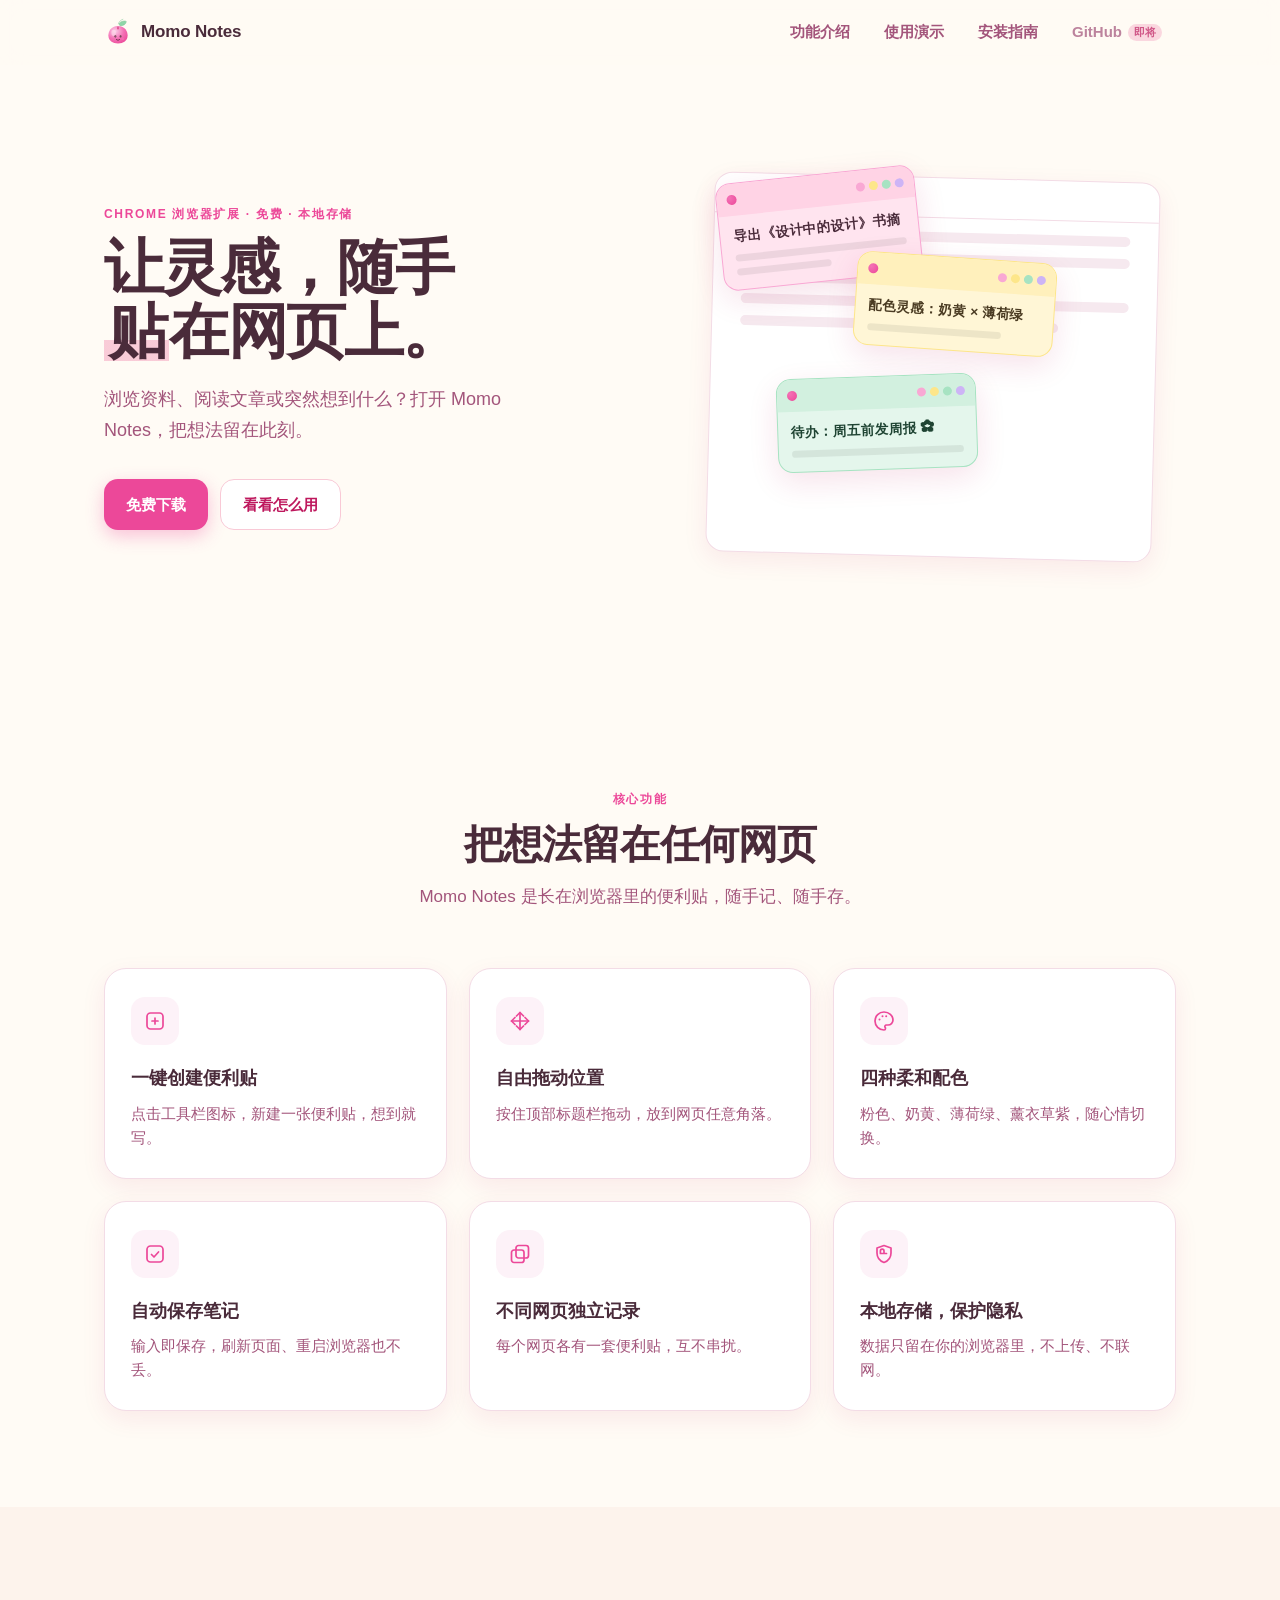
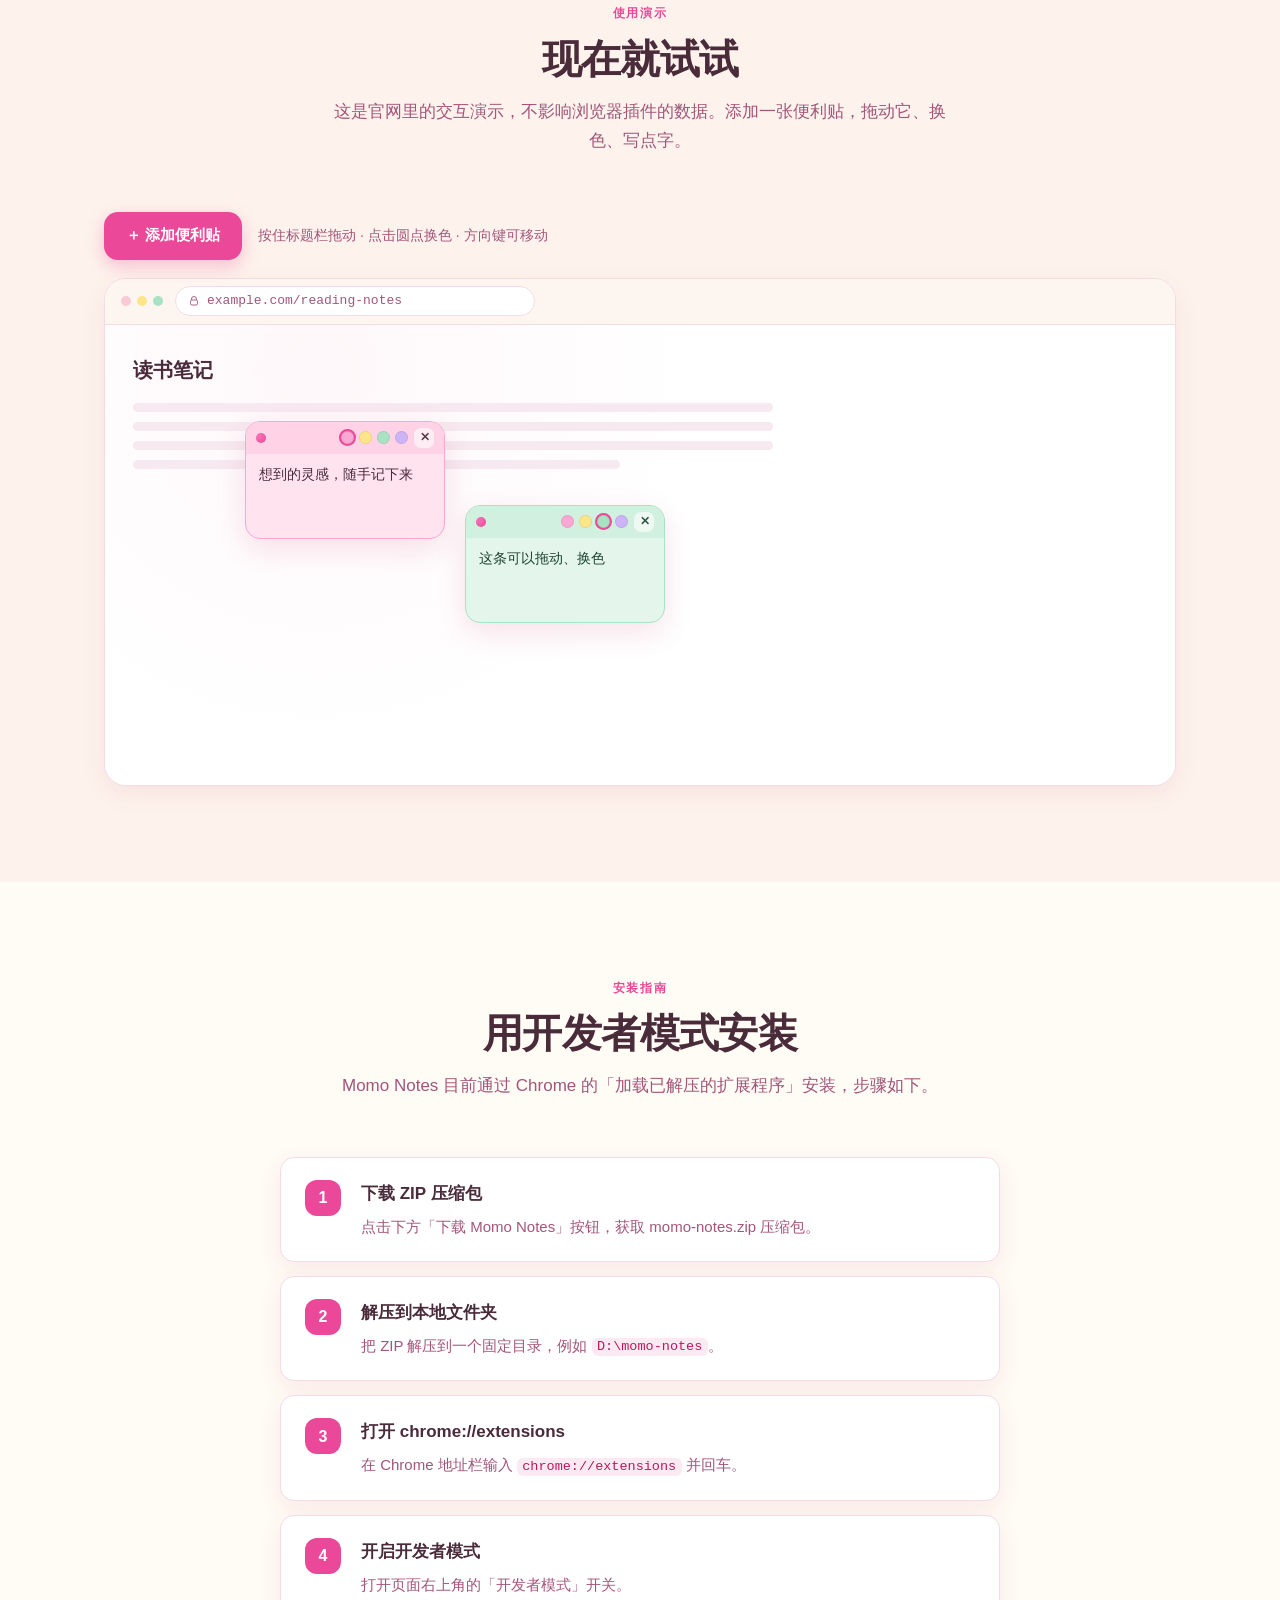
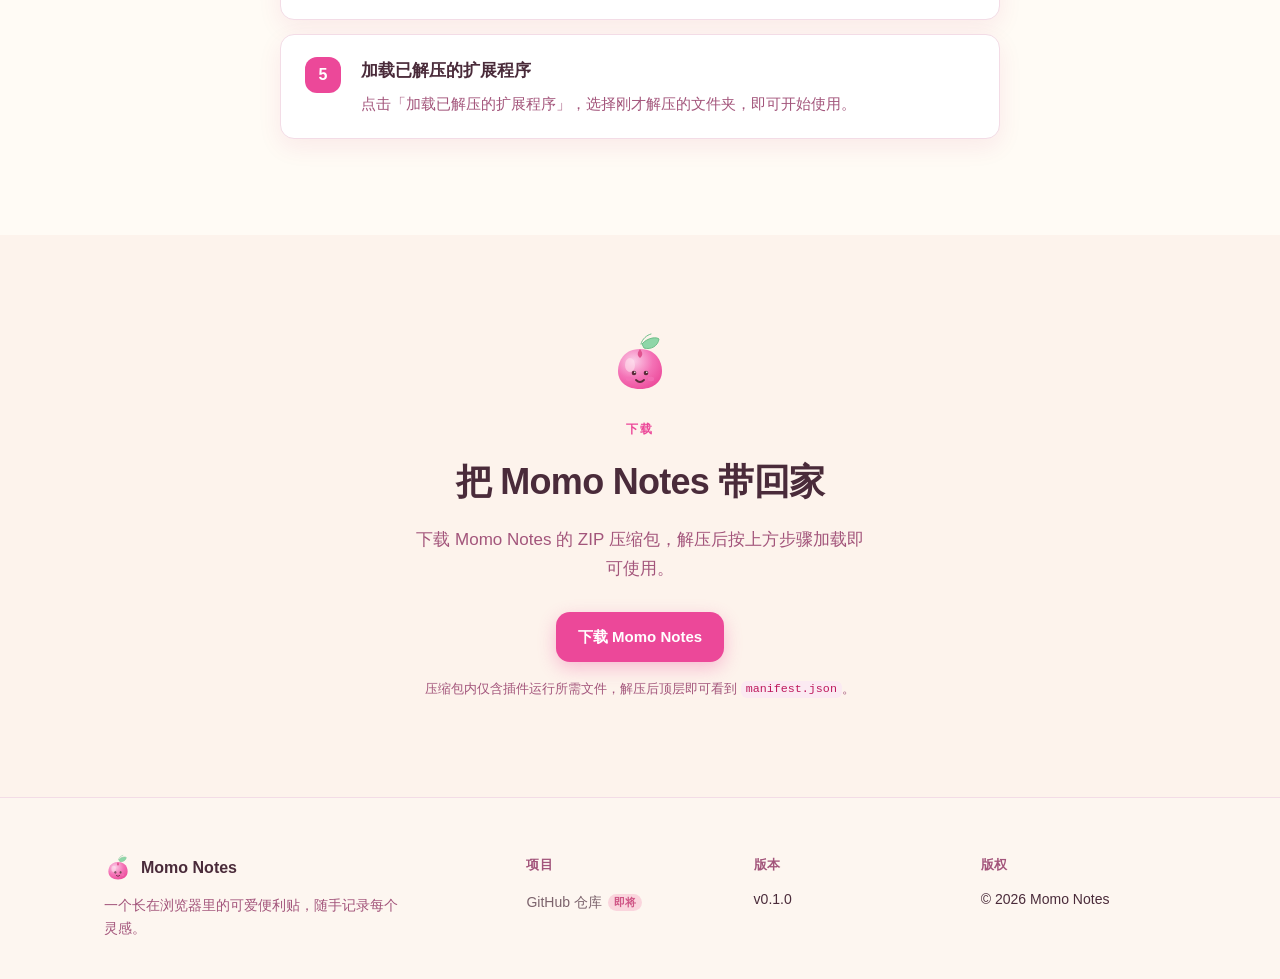
<file: docs/index.html>
<!DOCTYPE html>
<html lang="zh-CN">
<head>
  <meta charset="UTF-8">
  <meta name="viewport" content="width=device-width, initial-scale=1">
  <title>Momo Notes｜桃桃便利贴 — 把灵感留在网页上</title>
  <meta name="description" content="Momo Notes 是一款 Chrome 浏览器扩展，让你在任意网页上创建、拖动并保存可爱的便利贴，随手记录灵感。">
  <meta name="theme-color" content="#FFFBF5">
  <link rel="icon" href="assets/mascot.svg" type="image/svg+xml">
  <link rel="stylesheet" href="css/style.css">
</head>
<body>
  <a class="skip-link" href="#main">跳到主要内容</a>

  <header class="nav" id="top">
    <div class="nav__inner">
      <a class="brand" href="#top" aria-label="Momo Notes 首页">
        <img src="assets/mascot.svg" alt="" width="28" height="28">
        <span class="brand__name" translate="no">Momo Notes</span>
      </a>

      <button class="nav-toggle" type="button" aria-expanded="false" aria-controls="nav-menu" aria-label="打开菜单">
        <span class="nav-toggle__bar" aria-hidden="true"></span>
        <span class="nav-toggle__bar" aria-hidden="true"></span>
        <span class="nav-toggle__bar" aria-hidden="true"></span>
      </button>

      <nav class="nav-menu" id="nav-menu" aria-label="主导航">
        <a class="nav-menu__link" href="#features">功能介绍</a>
        <a class="nav-menu__link" href="#demo">使用演示</a>
        <a class="nav-menu__link" href="#install">安装指南</a>
        <span class="nav-menu__link nav-menu__link--soon" aria-disabled="true" title="GitHub 仓库地址即将公开">GitHub<span class="soon-tag">即将</span></span>
      </nav>
    </div>
  </header>

  <main id="main">

    <!-- 首屏 Hero -->
    <section class="hero">
      <div class="hero__inner">
        <div class="hero__copy">
          <p class="eyebrow">Chrome 浏览器扩展 · 免费 · 本地存储</p>
          <h1 class="hero__title">让灵感，随手<span class="hl">贴</span>在网页上。</h1>
          <p class="hero__sub">浏览资料、阅读文章或突然想到什么？打开 Momo Notes，把想法留在此刻。</p>
          <div class="hero__actions">
            <a class="btn btn--primary" href="downloads/momo-notes.zip" download>免费下载</a>
            <a class="btn btn--ghost" href="#demo">看看怎么用</a>
          </div>
        </div>

        <div class="hero__visual" aria-hidden="true">
          <div class="hero__page">
            <div class="hero__page-bar"><i></i><i></i><i></i></div>
            <span class="hero__page-line"></span>
            <span class="hero__page-line"></span>
            <span class="hero__page-line hero__page-line--short"></span>
            <span class="hero__page-line"></span>
            <span class="hero__page-line hero__page-line--mid"></span>
          </div>

          <div class="hero-note" style="--x: 6%;  --y: 8%;  --rot: -6deg;">
            <div class="note note--pink">
              <div class="note__header"><span class="note__grip"></span><span class="note__dots"><i></i><i></i><i></i><i></i></span></div>
              <div class="note__body"><p>导出《设计中的设计》书摘</p><span class="note__line"></span><span class="note__line note__line--short"></span></div>
            </div>
          </div>

          <div class="hero-note" style="--x: 34%; --y: 26%; --rot: 4deg;">
            <div class="note note--yellow">
              <div class="note__header"><span class="note__grip"></span><span class="note__dots"><i></i><i></i><i></i><i></i></span></div>
              <div class="note__body"><p>配色灵感：奶黄 × 薄荷绿</p><span class="note__line note__line--mid"></span></div>
            </div>
          </div>

          <div class="hero-note" style="--x: 18%; --y: 52%; --rot: -2deg;">
            <div class="note note--mint">
              <div class="note__header"><span class="note__grip"></span><span class="note__dots"><i></i><i></i><i></i><i></i></span></div>
              <div class="note__body"><p>待办：周五前发周报 ✿</p><span class="note__line"></span></div>
            </div>
          </div>
        </div>
      </div>
    </section>

    <!-- 核心功能 -->
    <section class="section" id="features">
      <div class="container">
        <div class="section__head reveal">
          <p class="eyebrow">核心功能</p>
          <h2 class="section__title">把想法留在任何网页</h2>
          <p class="section__sub">Momo Notes 是长在浏览器里的便利贴，随手记、随手存。</p>
        </div>

        <ul class="features">
          <li class="feature reveal">
            <span class="feature__icon" aria-hidden="true">
              <svg viewBox="0 0 24 24" width="24" height="24"><rect x="4" y="4" width="16" height="16" rx="3.5"/><path d="M12 9v6M9 12h6"/></svg>
            </span>
            <h3 class="feature__title">一键创建便利贴</h3>
            <p class="feature__desc">点击工具栏图标，新建一张便利贴，想到就写。</p>
          </li>

          <li class="feature reveal">
            <span class="feature__icon" aria-hidden="true">
              <svg viewBox="0 0 24 24" width="24" height="24"><path d="M12 3.5v17M3.5 12h17"/><path d="M8.5 7 12 3.5 15.5 7M8.5 17 12 20.5 15.5 17M7 8.5 3.5 12 7 15.5M17 8.5 20.5 12 17 15.5"/></svg>
            </span>
            <h3 class="feature__title">自由拖动位置</h3>
            <p class="feature__desc">按住顶部标题栏拖动，放到网页任意角落。</p>
          </li>

          <li class="feature reveal">
            <span class="feature__icon" aria-hidden="true">
              <svg viewBox="0 0 24 24" width="24" height="24"><path d="M12 3a9 9 0 1 0 0 18c.9 0 1.5-.7 1.5-1.6 0-.4-.2-.8-.4-1.1a1.5 1.5 0 0 1 1.2-2.3H16A5 5 0 0 0 21 11c0-4.4-4-8-9-8z"/><circle cx="7.5" cy="10.5" r="1" fill="currentColor" stroke="none"/><circle cx="10.5" cy="7.2" r="1" fill="currentColor" stroke="none"/><circle cx="14.2" cy="7.2" r="1" fill="currentColor" stroke="none"/></svg>
            </span>
            <h3 class="feature__title">四种柔和配色</h3>
            <p class="feature__desc">粉色、奶黄、薄荷绿、薰衣草紫，随心情切换。</p>
          </li>

          <li class="feature reveal">
            <span class="feature__icon" aria-hidden="true">
              <svg viewBox="0 0 24 24" width="24" height="24"><rect x="4" y="4" width="16" height="16" rx="3.5"/><path d="M8.5 12.5l2.5 2.5 4.5-5"/></svg>
            </span>
            <h3 class="feature__title">自动保存笔记</h3>
            <p class="feature__desc">输入即保存，刷新页面、重启浏览器也不丢。</p>
          </li>

          <li class="feature reveal">
            <span class="feature__icon" aria-hidden="true">
              <svg viewBox="0 0 24 24" width="24" height="24"><rect x="8" y="3.5" width="12.5" height="12.5" rx="2.5"/><rect x="3.5" y="8" width="12.5" height="12.5" rx="2.5"/></svg>
            </span>
            <h3 class="feature__title">不同网页独立记录</h3>
            <p class="feature__desc">每个网页各有一套便利贴，互不串扰。</p>
          </li>

          <li class="feature reveal">
            <span class="feature__icon" aria-hidden="true">
              <svg viewBox="0 0 24 24" width="24" height="24"><path d="M12 3.5 5 6v5c0 4.5 3 8 7 9.5 4-1.5 7-5 7-9.5V6z"/><path d="M9.5 11.5h5M12 11.5V9a1.8 1.8 0 0 0-3.6 0v2.5"/></svg>
            </span>
            <h3 class="feature__title">本地存储，保护隐私</h3>
            <p class="feature__desc">数据只留在你的浏览器里，不上传、不联网。</p>
          </li>
        </ul>
      </div>
    </section>

    <!-- 使用演示 -->
    <section class="section section--tint" id="demo">
      <div class="container">
        <div class="section__head reveal">
          <p class="eyebrow">使用演示</p>
          <h2 class="section__title">现在就试试</h2>
          <p class="section__sub">这是官网里的交互演示，不影响浏览器插件的数据。添加一张便利贴，拖动它、换色、写点字。</p>
        </div>

        <div class="demo reveal">
          <div class="demo__bar">
            <button class="btn btn--primary demo__add" type="button" id="demo-add">＋ 添加便利贴</button>
            <p class="demo__hint" id="demo-hint">按住标题栏拖动 · 点击圆点换色 · 方向键可移动</p>
          </div>

          <div class="demo__window">
            <div class="demo__chrome" aria-hidden="true">
              <span class="demo__dots"><i></i><i></i><i></i></span>
              <span class="demo__address"><svg viewBox="0 0 24 24" width="12" height="12"><path d="M7 10V8a5 5 0 0 1 10 0v2"/><rect x="5" y="10" width="14" height="10" rx="2.5"/></svg> example.com/reading-notes</span>
            </div>
            <div class="demo__page" id="demo-page" aria-label="便利贴演示画布">
              <h3 class="demo__page-title">读书笔记</h3>
              <span class="demo__page-line"></span>
              <span class="demo__page-line"></span>
              <span class="demo__page-line demo__page-line--mid"></span>
              <span class="demo__page-line demo__page-line--short"></span>
            </div>
          </div>
        </div>
      </div>
    </section>

    <!-- 安装指南 -->
    <section class="section" id="install">
      <div class="container">
        <div class="section__head reveal">
          <p class="eyebrow">安装指南</p>
          <h2 class="section__title">用开发者模式安装</h2>
          <p class="section__sub">Momo Notes 目前通过 Chrome 的「加载已解压的扩展程序」安装，步骤如下。</p>
        </div>

        <ol class="steps">
          <li class="step reveal">
            <span class="step__num" aria-hidden="true">1</span>
            <div class="step__body">
              <h3 class="step__title">下载 ZIP 压缩包</h3>
              <p class="step__desc">点击下方「下载 Momo Notes」按钮，获取 momo-notes.zip 压缩包。</p>
            </div>
          </li>
          <li class="step reveal">
            <span class="step__num" aria-hidden="true">2</span>
            <div class="step__body">
              <h3 class="step__title">解压到本地文件夹</h3>
              <p class="step__desc">把 ZIP 解压到一个固定目录，例如 <code>D:\momo-notes</code>。</p>
            </div>
          </li>
          <li class="step reveal">
            <span class="step__num" aria-hidden="true">3</span>
            <div class="step__body">
              <h3 class="step__title">打开 chrome://extensions</h3>
              <p class="step__desc">在 Chrome 地址栏输入 <code translate="no">chrome://extensions</code> 并回车。</p>
            </div>
          </li>
          <li class="step reveal">
            <span class="step__num" aria-hidden="true">4</span>
            <div class="step__body">
              <h3 class="step__title">开启开发者模式</h3>
              <p class="step__desc">打开页面右上角的「开发者模式」开关。</p>
            </div>
          </li>
          <li class="step reveal">
            <span class="step__num" aria-hidden="true">5</span>
            <div class="step__body">
              <h3 class="step__title">加载已解压的扩展程序</h3>
              <p class="step__desc">点击「加载已解压的扩展程序」，选择刚才解压的文件夹，即可开始使用。</p>
            </div>
          </li>
        </ol>
      </div>
    </section>

    <!-- 下载区域 -->
    <section class="section section--tint" id="download">
      <div class="container">
        <div class="download reveal">
          <img class="download__mascot" src="assets/mascot.svg" alt="" width="64" height="64">
          <p class="eyebrow">下载</p>
          <h2 class="download__title">把 Momo Notes 带回家</h2>
          <p class="download__desc">下载 Momo Notes 的 ZIP 压缩包，解压后按上方步骤加载即可使用。</p>
          <a class="btn btn--primary download__btn" href="downloads/momo-notes.zip" download>下载 Momo Notes</a>
          <p class="download__note">压缩包内仅含插件运行所需文件，解压后顶层即可看到 <code translate="no">manifest.json</code>。</p>
        </div>
      </div>
    </section>

  </main>

  <footer class="footer">
    <div class="container footer__grid">
      <div class="footer__brand">
        <div class="footer__logo">
          <img src="assets/mascot.svg" alt="" width="28" height="28">
          <span class="brand__name" translate="no">Momo Notes</span>
        </div>
        <p class="footer__intro">一个长在浏览器里的可爱便利贴，随手记录每个灵感。</p>
      </div>

      <div class="footer__col">
        <h3 class="footer__title">项目</h3>
        <span class="footer__link footer__link--soon" aria-disabled="true" title="GitHub 仓库地址即将公开">GitHub 仓库<span class="soon-tag">即将</span></span>
      </div>

      <div class="footer__col">
        <h3 class="footer__title">版本</h3>
        <p class="footer__meta">v0.1.0</p>
      </div>

      <div class="footer__col">
        <h3 class="footer__title">版权</h3>
        <p class="footer__meta">© <span id="year">2026</span> Momo Notes</p>
      </div>
    </div>
  </footer>

  <script src="js/main.js" defer></script>
</body>
</html>
</file>
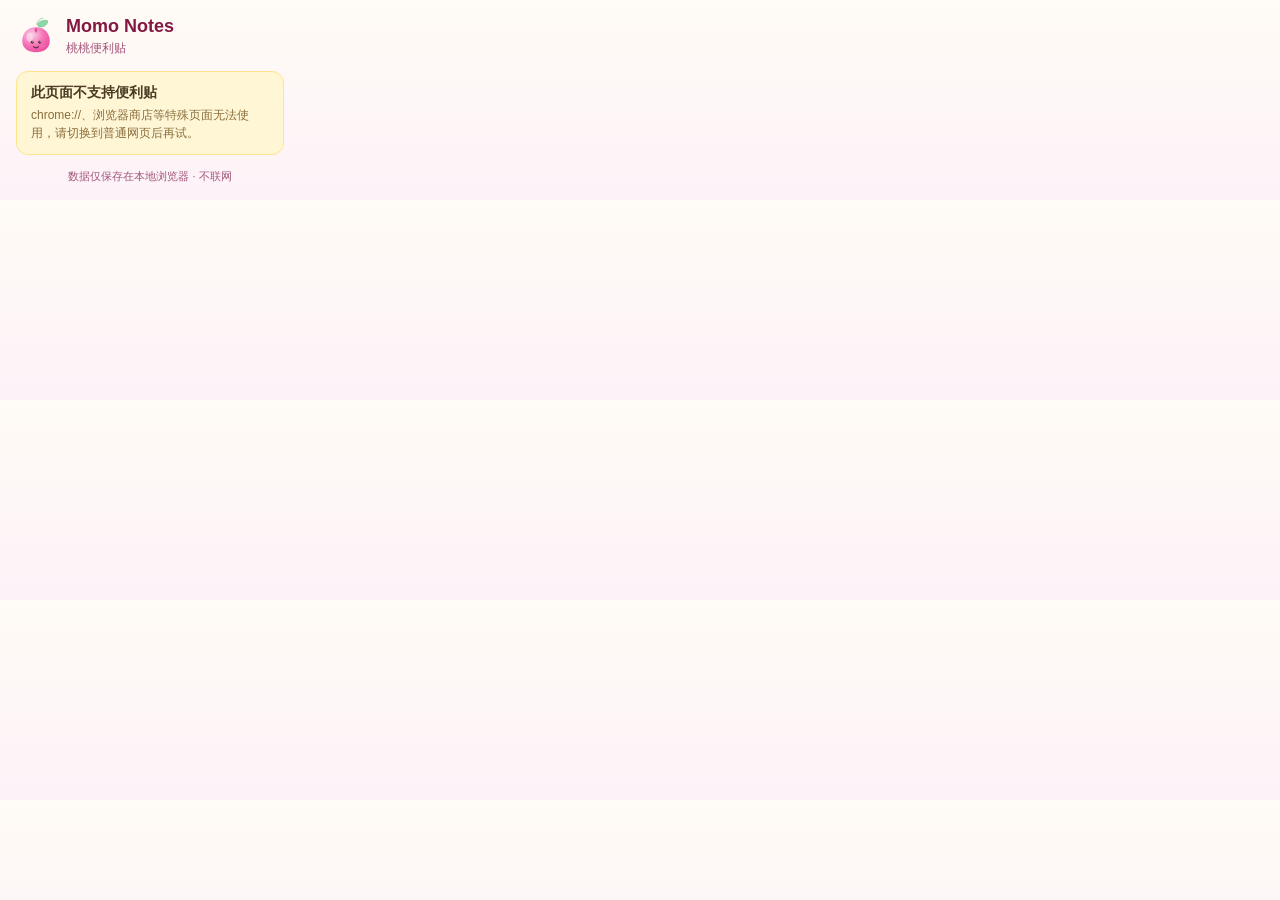
<file: popup.html>
<!DOCTYPE html>
<html lang="zh-CN">
<head>
  <meta charset="UTF-8">
  <title>Momo Notes</title>
  <link rel="stylesheet" href="popup.css">
</head>
<body>
  <header class="app-header">
    <img class="mascot" src="assets/mascot.svg" alt="桃桃吉祥物" width="40" height="40">
    <div class="app-title">
      <h1>Momo Notes</h1>
      <p>桃桃便利贴</p>
    </div>
  </header>

  <section class="stats">
    <span class="stats__label">本页便利贴</span>
    <span class="stats__count" id="count">0</span>
  </section>

  <div class="actions">
    <button id="btn-new" class="btn btn--primary">＋ 新建便利贴</button>
    <button id="btn-toggle" class="btn btn--ghost" aria-pressed="false">
      <span id="toggle-label">隐藏便利贴</span>
    </button>
  </div>

  <div class="notice" id="unsupported">
    <p>此页面不支持便利贴</p>
    <span>chrome://、浏览器商店等特殊页面无法使用，请切换到普通网页后再试。</span>
  </div>

  <footer class="app-footer">数据仅保存在本地浏览器 · 不联网</footer>

  <script src="popup.js"></script>
</body>
</html>
</file>
<file: docs/css/style.css>
/* ============================================================
   Momo Notes 官网样式
   设计方向：清新 · 精致 · 柔和 · 可爱（不低幼）
   签名元素：荧光笔划 + 便利贴卡片
   ============================================================ */

/* —— 设计令牌 —— */
:root {
  --cream: #FFFBF5;            /* 背景奶白 */
  --cream-2: #FDF3EC;          /* 稍暖浅底 */
  --surface: #FFFFFF;
  --berry: #EC4899;            /* 主色：莓果粉 */
  --berry-deep: #BE185D;
  --sakura: #F9C9D6;           /* 樱花粉 */
  --text: #4A2B3A;             /* 深莓棕 */
  --muted: #A3557B;
  --line: #F3DCE6;

  --shadow-soft: 0 8px 24px rgba(190, 24, 93, 0.08);
  --shadow-note: 0 10px 30px rgba(190, 24, 93, 0.12);

  --radius-lg: 22px;
  --radius-md: 14px;

  --font-sans: "Segoe UI", "PingFang SC", "Hiragino Sans GB", "Microsoft YaHei", "Noto Sans SC", "Source Han Sans SC", sans-serif;
  --font-mono: ui-monospace, "SF Mono", "Cascadia Mono", "Segoe UI Mono", Consolas, monospace;

  --container: 1120px;
  --nav-h: 64px;
}

/* —— 基础 —— */
* { box-sizing: border-box; }

html {
  scroll-behavior: smooth;
  -webkit-text-size-adjust: 100%;
}

body {
  margin: 0;
  font-family: var(--font-sans);
  font-size: 16px;
  line-height: 1.7;
  color: var(--text);
  background: var(--cream);
  -webkit-font-smoothing: antialiased;
}

img { max-width: 100%; height: auto; }

a { color: inherit; }

code {
  font-family: var(--font-mono);
  font-size: 0.9em;
  background: #FBEAF2;
  color: var(--berry-deep);
  padding: 0.1em 0.4em;
  border-radius: 6px;
}

h1, h2, h3 { text-wrap: balance; }

/* 无障碍：可见焦点 */
:focus-visible {
  outline: 2px solid var(--berry);
  outline-offset: 2px;
  border-radius: 4px;
}

.skip-link {
  position: absolute;
  left: 12px;
  top: -100px;
  z-index: 100;
  background: var(--berry);
  color: #fff;
  padding: 10px 16px;
  border-radius: 10px;
  font-weight: 600;
  text-decoration: none;
  transition: top 0.15s ease;
}
.skip-link:focus { top: 12px; }

/* —— 顶部导航 —— */
.nav {
  position: sticky;
  top: 0;
  z-index: 50;
  background: rgba(255, 251, 245, 0.82);
  backdrop-filter: saturate(180%) blur(12px);
  -webkit-backdrop-filter: saturate(180%) blur(12px);
  border-bottom: 1px solid transparent;
  transition: border-color 0.2s ease, box-shadow 0.2s ease;
}
.nav.is-scrolled {
  border-bottom-color: var(--line);
  box-shadow: 0 6px 20px rgba(190, 24, 93, 0.06);
}
.nav__inner {
  max-width: var(--container);
  margin: 0 auto;
  height: var(--nav-h);
  padding: 0 24px;
  display: flex;
  align-items: center;
  justify-content: space-between;
}

.brand {
  display: inline-flex;
  align-items: center;
  gap: 9px;
  text-decoration: none;
  font-weight: 700;
  font-size: 17px;
  letter-spacing: -0.01em;
}
.brand img { border-radius: 8px; }
.brand__name { color: var(--text); }

.nav-toggle {
  display: none;
  flex-direction: column;
  justify-content: center;
  gap: 5px;
  width: 44px;
  height: 44px;
  padding: 10px;
  border: 1px solid var(--line);
  border-radius: 10px;
  background: #fff;
  cursor: pointer;
  touch-action: manipulation;
}
.nav-toggle__bar {
  display: block;
  height: 2px;
  border-radius: 2px;
  background: var(--berry-deep);
  transition: transform 0.2s ease, opacity 0.2s ease;
}
.nav.open .nav-toggle__bar:nth-child(1) { transform: translateY(7px) rotate(45deg); }
.nav.open .nav-toggle__bar:nth-child(2) { opacity: 0; }
.nav.open .nav-toggle__bar:nth-child(3) { transform: translateY(-7px) rotate(-45deg); }

.nav-menu {
  display: flex;
  align-items: center;
  gap: 6px;
}
.nav-menu__link {
  display: inline-flex;
  align-items: center;
  gap: 6px;
  padding: 8px 14px;
  border-radius: 10px;
  font-size: 15px;
  font-weight: 600;
  color: var(--muted);
  text-decoration: none;
  transition: background 0.15s ease, color 0.15s ease;
}
a.nav-menu__link:hover { background: #FDF2F8; color: var(--berry-deep); }
.nav-menu__link--soon { cursor: default; opacity: 0.72; }

.soon-tag {
  font-size: 11px;
  font-weight: 600;
  line-height: 1;
  padding: 3px 6px;
  border-radius: 999px;
  background: var(--sakura);
  color: var(--berry-deep);
}

/* —— 按钮 —— */
.btn {
  display: inline-flex;
  align-items: center;
  justify-content: center;
  gap: 8px;
  min-height: 48px;
  padding: 12px 22px;
  border: none;
  border-radius: 14px;
  font-family: inherit;
  font-size: 15px;
  font-weight: 700;
  cursor: pointer;
  text-decoration: none;
  touch-action: manipulation;
  transition: transform 0.12s ease, box-shadow 0.18s ease, background 0.18s ease;
}
.btn:active { transform: scale(0.98); }
.btn--primary {
  background: var(--berry);
  color: #fff;
  box-shadow: 0 6px 18px rgba(236, 72, 153, 0.32);
}
.btn--primary:hover { background: var(--berry-deep); box-shadow: 0 8px 22px rgba(236, 72, 153, 0.4); }
.btn--ghost {
  background: #fff;
  color: var(--berry-deep);
  border: 1px solid var(--sakura);
}
.btn--ghost:hover { background: #FDF2F8; }
.btn[disabled] {
  cursor: not-allowed;
  background: #EAD3DC;
  color: #B98BA0;
  box-shadow: none;
}

/* —— 通用排版 —— */
.eyebrow {
  margin: 0 0 12px;
  font-size: 12px;
  font-weight: 700;
  letter-spacing: 0.14em;
  text-transform: uppercase;
  color: var(--berry);
}

.container {
  max-width: var(--container);
  margin: 0 auto;
  padding: 0 24px;
}

.section {
  padding: 96px 0;
  scroll-margin-top: calc(var(--nav-h) + 16px);
}
.section--tint { background: var(--cream-2); }

.section__head {
  max-width: 640px;
  margin: 0 auto 56px;
  text-align: center;
}
.section__title {
  margin: 0 0 16px;
  font-size: clamp(28px, 4vw, 40px);
  font-weight: 750;
  letter-spacing: -0.02em;
  line-height: 1.15;
  color: var(--text);
}
.section__sub {
  margin: 0;
  font-size: 17px;
  color: var(--muted);
}

/* —— Hero —— */
.hero {
  padding: 72px 0 96px;
  overflow: hidden;
}
.hero__inner {
  max-width: var(--container);
  margin: 0 auto;
  padding: 0 24px;
  display: grid;
  grid-template-columns: 1.05fr 0.95fr;
  gap: 48px;
  align-items: center;
}

.hero__title {
  margin: 0 0 20px;
  font-size: clamp(38px, 6vw, 60px);
  font-weight: 800;
  letter-spacing: -0.03em;
  line-height: 1.06;
  color: var(--text);
}
.hl {
  background-image: linear-gradient(180deg, transparent 62%, rgba(249, 201, 214, 0.95) 62%, rgba(249, 201, 214, 0.95) 94%, transparent 94%);
  padding: 0 0.06em;
}
.hero__sub {
  margin: 0 0 32px;
  font-size: 18px;
  line-height: 1.75;
  color: var(--muted);
  max-width: 460px;
}
.hero__actions {
  display: flex;
  flex-wrap: wrap;
  gap: 12px;
}

/* Hero 右侧视觉 */
.hero__visual {
  position: relative;
  height: 460px;
}
.hero__page {
  position: absolute;
  inset: 40px 20px 40px 20px;
  background: #fff;
  border: 1px solid var(--line);
  border-radius: 18px;
  box-shadow: var(--shadow-soft);
  padding: 54px 28px 28px;
  transform: rotate(1.5deg);
}
.hero__page-bar {
  position: absolute;
  top: 0; left: 0; right: 0;
  height: 40px;
  border-bottom: 1px solid var(--line);
  display: flex;
  align-items: center;
  gap: 6px;
  padding: 0 16px;
}
.hero__page-bar i { width: 9px; height: 9px; border-radius: 50%; background: var(--sakura); }
.hero__page-bar i:nth-child(2) { background: #FDE68A; }
.hero__page-bar i:nth-child(3) { background: #A7E3C2; }
.hero__page-line {
  display: block;
  height: 10px;
  border-radius: 6px;
  background: #F6E9EF;
  margin-bottom: 12px;
}
.hero__page-line--short { width: 62%; }
.hero__page-line--mid { width: 82%; }

.hero-note {
  position: absolute;
  left: var(--x);
  top: var(--y);
  transform: rotate(var(--rot));
  animation: float 6s ease-in-out infinite;
}
.hero-note:nth-child(3) { animation-delay: -2s; }
.hero-note:nth-child(4) { animation-delay: -4s; }

@keyframes float {
  0%, 100% { margin-top: 0; }
  50% { margin-top: -10px; }
}

/* —— 便利贴卡片（Hero 与演示共用） —— */
.note {
  width: 200px;
  display: flex;
  flex-direction: column;
  border-radius: 15px;
  border: 1px solid var(--n-border);
  background: var(--n-bg);
  color: var(--n-text);
  box-shadow: var(--shadow-note);
  overflow: hidden;
  font-size: 13.5px;
}
.note--pink     { --n-bg: #FFE4EF; --n-border: #F9A8D4; --n-header: #FFD3E5; --n-text: #4A2B3A; }
.note--yellow   { --n-bg: #FFF6D6; --n-border: #FDE68A; --n-header: #FFF0BC; --n-text: #4A3B22; }
.note--mint     { --n-bg: #E4F6EC; --n-border: #A7E3C2; --n-header: #D2F0DF; --n-text: #1F4433; }
.note--lavender { --n-bg: #EFE8FB; --n-border: #CDB4F6; --n-header: #E2D8F7; --n-text: #3A2B55; }

.note__header {
  display: flex;
  align-items: center;
  gap: 6px;
  height: 32px;
  padding: 0 10px;
  background: var(--n-header);
  user-select: none;
  -webkit-user-select: none;
}
.note__grip {
  width: 10px;
  height: 10px;
  border-radius: 50%;
  background: radial-gradient(circle at 30% 30%, #F472B6, #EC4899);
  flex: 0 0 auto;
}
.note__dots { display: flex; gap: 4px; margin-left: auto; }
.note__dots i { width: 9px; height: 9px; border-radius: 50%; }
.note__dots i:nth-child(1) { background: #F9A8D4; }
.note__dots i:nth-child(2) { background: #FDE68A; }
.note__dots i:nth-child(3) { background: #A7E3C2; }
.note__dots i:nth-child(4) { background: #CDB4F6; }

.note__body { padding: 11px 13px 14px; line-height: 1.5; }
.note__body p { margin: 0 0 8px; font-weight: 600; }
.note__line { display: block; height: 7px; border-radius: 4px; background: rgba(0,0,0,0.07); margin-top: 7px; }
.note__line--short { width: 55%; }
.note__line--mid { width: 78%; }

/* —— 核心功能卡片 —— */
.features {
  list-style: none;
  margin: 0;
  padding: 0;
  display: grid;
  grid-template-columns: repeat(3, 1fr);
  gap: 22px;
}
.feature {
  background: #fff;
  border: 1px solid var(--line);
  border-radius: var(--radius-lg);
  padding: 28px 26px;
  box-shadow: var(--shadow-soft);
  transition: transform 0.18s ease, box-shadow 0.18s ease;
}
.feature:hover { transform: translateY(-4px); box-shadow: var(--shadow-note); }
.feature__icon {
  display: inline-flex;
  align-items: center;
  justify-content: center;
  width: 48px;
  height: 48px;
  border-radius: 14px;
  background: #FDF2F8;
  color: var(--berry);
  margin-bottom: 18px;
}
.feature__icon svg { fill: none; stroke: currentColor; stroke-width: 1.7; stroke-linecap: round; stroke-linejoin: round; }
.feature__title { margin: 0 0 8px; font-size: 18px; font-weight: 700; }
.feature__desc { margin: 0; font-size: 15px; color: var(--muted); line-height: 1.6; }

/* —— 使用演示 —— */
.demo__bar {
  display: flex;
  align-items: center;
  gap: 16px;
  flex-wrap: wrap;
  margin-bottom: 18px;
}
.demo__hint {
  margin: 0;
  font-size: 14px;
  color: var(--muted);
}

.demo__window {
  border: 1px solid var(--line);
  border-radius: var(--radius-lg);
  background: #fff;
  box-shadow: var(--shadow-soft);
  overflow: hidden;
}
.demo__chrome {
  display: flex;
  align-items: center;
  gap: 12px;
  height: 46px;
  padding: 0 16px;
  border-bottom: 1px solid var(--line);
  background: #FDF6F0;
}
.demo__dots { display: flex; gap: 6px; }
.demo__dots i { width: 10px; height: 10px; border-radius: 50%; background: var(--sakura); }
.demo__dots i:nth-child(2) { background: #FDE68A; }
.demo__dots i:nth-child(3) { background: #A7E3C2; }
.demo__address {
  flex: 1;
  display: inline-flex;
  align-items: center;
  gap: 7px;
  max-width: 360px;
  height: 30px;
  padding: 0 12px;
  border-radius: 999px;
  background: #fff;
  border: 1px solid var(--line);
  font-size: 13px;
  color: var(--muted);
  font-family: var(--font-mono);
}
.demo__address svg { fill: none; stroke: currentColor; stroke-width: 1.8; }

.demo__page {
  position: relative;
  height: 460px;
  padding: 28px;
  background:
    radial-gradient(circle at 20% 10%, rgba(249, 201, 214, 0.14), transparent 40%),
    #fff;
  overflow: hidden;
}
.demo__page-title {
  margin: 0 0 16px;
  font-size: 20px;
  font-weight: 700;
  color: var(--text);
}
.demo__page-line {
  display: block;
  height: 9px;
  border-radius: 5px;
  background: #F6E9EF;
  margin-bottom: 10px;
  max-width: 640px;
}
.demo__page-line--mid { width: 78%; }
.demo__page-line--short { width: 48%; }

/* 演示中的交互便利贴 */
.demo-note {
  position: absolute;
  width: 200px;
  min-height: 118px;
}
.demo-note.is-dragging { box-shadow: 0 18px 44px rgba(190, 24, 93, 0.22); }
.demo-note .note__header { cursor: grab; touch-action: none; }
.demo-note.is-dragging .note__header { cursor: grabbing; }

.note__colors { display: flex; gap: 5px; margin-left: auto; }
.note__color {
  width: 13px;
  height: 13px;
  border-radius: 50%;
  border: 1px solid rgba(0,0,0,0.08);
  padding: 0;
  cursor: pointer;
  touch-action: manipulation;
}
.note__color[data-c="pink"]     { background: #F9A8D4; }
.note__color[data-c="yellow"]   { background: #FDE68A; }
.note__color[data-c="mint"]     { background: #A7E3C2; }
.note__color[data-c="lavender"] { background: #CDB4F6; }
.note__color.is-active { box-shadow: 0 0 0 2px var(--berry); }

.note__delete,
.note__cancel {
  border: none;
  cursor: pointer;
  font-family: inherit;
  font-size: 11px;
  line-height: 1;
  border-radius: 7px;
  touch-action: manipulation;
}
.note__delete {
  width: 20px;
  height: 20px;
  background: rgba(255,255,255,0.6);
  color: var(--n-text);
}
.note__cancel {
  display: none;
  height: 20px;
  padding: 0 6px;
  background: rgba(255,255,255,0.6);
  color: var(--n-text);
}
.demo-note.is-confirming .note__cancel { display: inline-flex; align-items: center; }
.demo-note.is-confirming .note__delete { width: auto; padding: 0 6px; background: #E11D48; color: #fff; }
.demo-note.is-confirming .note__colors { display: none; }

textarea.note__body {
  width: 100%;
  min-height: 84px;
  flex: 1 1 auto;
  border: none;
  outline: none;
  resize: none;
  background: transparent;
  color: inherit;
  padding: 11px 13px;
  font-family: inherit;
  font-size: 13.5px;
  line-height: 1.55;
  box-sizing: border-box;
}
textarea.note__body::placeholder { color: inherit; opacity: 0.5; }

/* —— 安装步骤 —— */
.steps {
  list-style: none;
  margin: 0;
  padding: 0;
  display: grid;
  gap: 14px;
  max-width: 720px;
  margin-left: auto;
  margin-right: auto;
}
.step {
  display: flex;
  gap: 20px;
  align-items: flex-start;
  background: #fff;
  border: 1px solid var(--line);
  border-radius: var(--radius-md);
  padding: 22px 24px;
  box-shadow: var(--shadow-soft);
}
.step__num {
  flex: 0 0 auto;
  display: inline-flex;
  align-items: center;
  justify-content: center;
  width: 36px;
  height: 36px;
  border-radius: 12px;
  background: var(--berry);
  color: #fff;
  font-weight: 700;
  font-size: 16px;
  font-variant-numeric: tabular-nums;
}
.step__title { margin: 0 0 6px; font-size: 17px; font-weight: 700; }
.step__desc { margin: 0; font-size: 15px; color: var(--muted); line-height: 1.6; }

/* —— 下载区 —— */
.download {
  max-width: 620px;
  margin: 0 auto;
  text-align: center;
}
.download__mascot { margin-bottom: 16px; }
.download__title { margin: 0 0 14px; font-size: clamp(26px, 4vw, 36px); font-weight: 750; letter-spacing: -0.02em; }
.download__desc { margin: 0 auto 28px; font-size: 17px; color: var(--muted); max-width: 460px; }
.download__btn { margin-bottom: 16px; }
.download__note { margin: 0; font-size: 13px; color: var(--muted); }

/* —— 页脚 —— */
.footer {
  border-top: 1px solid var(--line);
  background: #FDF6F0;
  padding: 56px 0 40px;
}
.footer__grid {
  display: grid;
  grid-template-columns: 2fr 1fr 1fr 1fr;
  gap: 32px;
}
.footer__logo {
  display: flex;
  align-items: center;
  gap: 9px;
  margin-bottom: 12px;
  font-weight: 700;
  font-size: 16px;
}
.footer__intro { margin: 0; font-size: 14px; color: var(--muted); max-width: 300px; }
.footer__title { margin: 0 0 12px; font-size: 13px; font-weight: 700; letter-spacing: 0.04em; color: var(--muted); }
.footer__meta { margin: 0; font-size: 14px; color: var(--text); font-variant-numeric: tabular-nums; }
.footer__link {
  display: inline-flex;
  align-items: center;
  gap: 6px;
  font-size: 14px;
  color: var(--text);
}
.footer__link--soon { cursor: default; opacity: 0.72; }

/* —— 滚动入场动画（JS 开启时才生效） —— */
html.js .reveal {
  opacity: 0;
  transform: translateY(20px);
  transition: opacity 0.55s ease, transform 0.55s ease;
}
html.js .reveal.is-visible {
  opacity: 1;
  transform: none;
}

/* —— 响应式 —— */
@media (max-width: 900px) {
  .hero__inner { grid-template-columns: 1fr; gap: 32px; }
  .hero__sub { max-width: none; }
  .hero__visual { height: 400px; }
  .features { grid-template-columns: repeat(2, 1fr); }
  .footer__grid { grid-template-columns: 1fr 1fr; }
}

@media (max-width: 720px) {
  .nav-toggle { display: flex; }
  .nav-menu {
    position: absolute;
    top: var(--nav-h);
    left: 0;
    right: 0;
    flex-direction: column;
    align-items: stretch;
    gap: 2px;
    padding: 12px 16px 16px;
    background: #fff;
    border-bottom: 1px solid var(--line);
    box-shadow: 0 16px 30px rgba(190, 24, 93, 0.1);
    display: none;
  }
  .nav.open .nav-menu { display: flex; }
  .nav-menu__link { padding: 12px 14px; }
  .section { padding: 64px 0; }
  .hero { padding: 48px 0 72px; }
  .hero__actions .btn { flex: 1 1 auto; }
}

@media (max-width: 560px) {
  .features { grid-template-columns: 1fr; }
  .footer__grid { grid-template-columns: 1fr; gap: 24px; }
  .hero__visual { height: 340px; }
  .note { width: 168px; }
  .demo__page { height: 420px; padding: 20px; }
}

/* —— 减少动态效果 —— */
@media (prefers-reduced-motion: reduce) {
  html { scroll-behavior: auto; }
  .hero-note { animation: none; }
  html.js .reveal { opacity: 1; transform: none; transition: none; }
  .feature, .btn { transition: none; }
  .feature:hover { transform: none; }
}
</file>
<file: popup.css>
/* Momo Notes 弹窗样式 */

:root {
  --berry: #EC4899;
  --berry-dark: #BE185D;
  --soft-pink: #F9C9D6;
  --cream: #FFFBF5;
  --text: #831843;
  --text-muted: #A3557B;
}

* { box-sizing: border-box; }

body {
  width: 300px;
  margin: 0;
  padding: 16px;
  font-family: "Segoe UI", "PingFang SC", "Hiragino Sans GB", "Microsoft YaHei", "Noto Sans SC", sans-serif;
  background: linear-gradient(180deg, #FFFBF5 0%, #FDF2F8 100%);
  color: var(--text);
}

.app-header {
  display: flex;
  align-items: center;
  gap: 10px;
  margin-bottom: 14px;
}
.mascot { width: 40px; height: 40px; flex: 0 0 auto; }
.app-title h1 { margin: 0; font-size: 18px; font-weight: 700; line-height: 1.2; }
.app-title p { margin: 2px 0 0; font-size: 12px; color: var(--text-muted); }

.stats {
  display: flex;
  align-items: baseline;
  justify-content: space-between;
  background: #fff;
  border: 1px solid #FCE7F3;
  border-radius: 12px;
  padding: 12px 14px;
  margin-bottom: 12px;
}
.stats__label { font-size: 13px; color: var(--text-muted); }
.stats__count { font-size: 24px; font-weight: 700; color: var(--berry); }

.actions { display: flex; flex-direction: column; gap: 10px; }

.btn {
  border: none;
  border-radius: 12px;
  cursor: pointer;
  font-size: 14px;
  font-weight: 600;
  padding: 12px 14px;
  font-family: inherit;
  min-height: 44px;
  transition: transform 0.1s ease, box-shadow 0.15s ease, background 0.15s ease;
}
.btn:active { transform: scale(0.98); }
.btn--primary {
  background: var(--berry);
  color: #fff;
  box-shadow: 0 4px 12px rgba(236, 72, 153, 0.3);
}
.btn--primary:hover { background: var(--berry-dark); }
.btn--ghost {
  background: #fff;
  color: var(--berry);
  border: 1px solid var(--soft-pink);
}
.btn--ghost:hover { background: #FDF2F8; }

/* 不支持页面提示（默认隐藏） */
.notice {
  display: none;
  background: #FFF6D6;
  border: 1px solid #FDE68A;
  border-radius: 12px;
  padding: 12px 14px;
  margin-top: 12px;
}
.notice p { margin: 0 0 4px; font-size: 14px; font-weight: 600; color: #4A3B22; }
.notice span { font-size: 12px; color: #8A6D3B; line-height: 1.5; display: block; }

.app-footer {
  margin-top: 14px;
  text-align: center;
  font-size: 11px;
  color: var(--text-muted);
}

/* 不支持页面时隐藏统计与操作，只显示提示 */
body.unsupported .stats,
body.unsupported .actions { display: none; }
body.unsupported .notice { display: block; }

@media (prefers-reduced-motion: reduce) {
  .btn { transition: none; }
}
</file>
